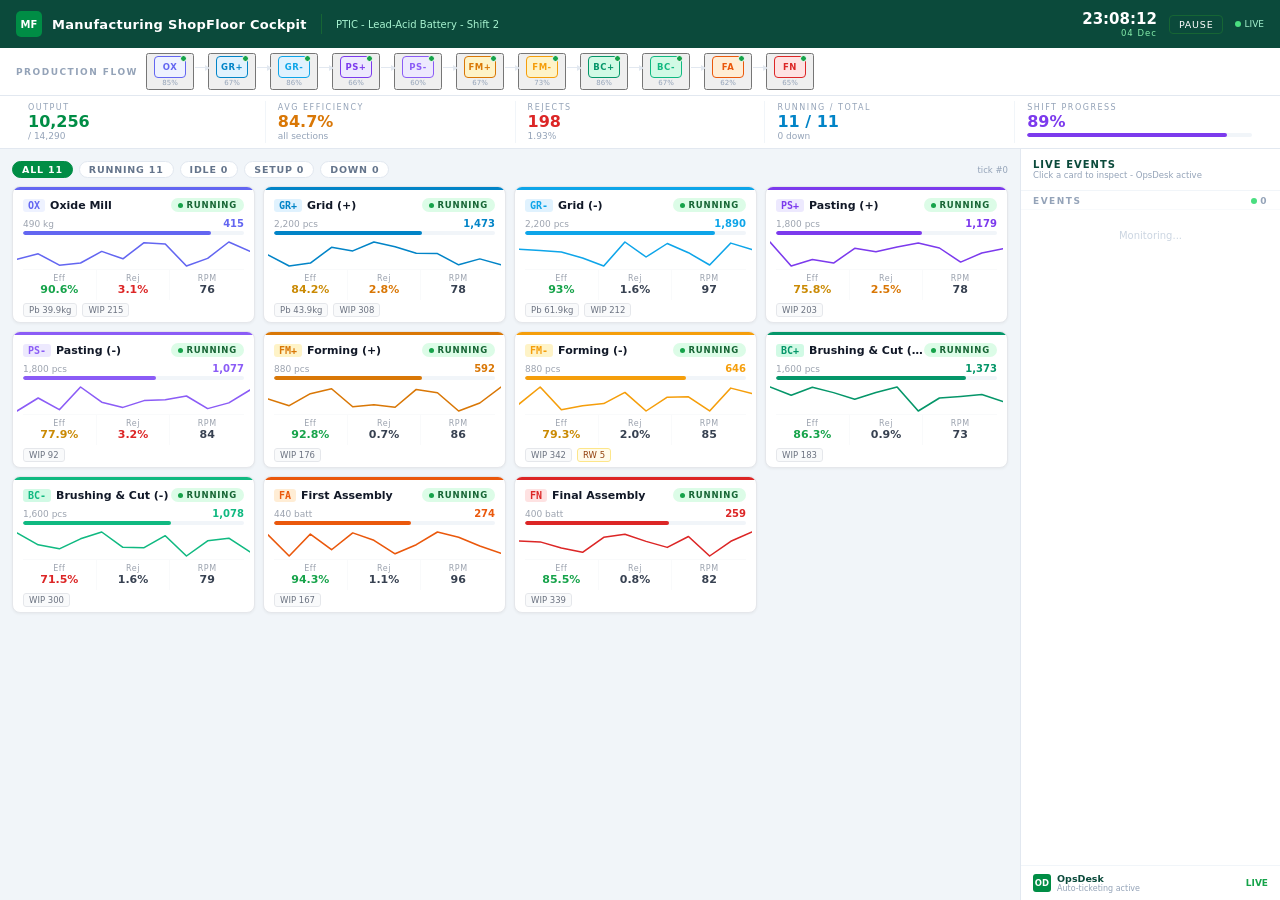
<file: index.html>
<!doctype html>
<html lang="en">
  <head>
    <meta charset="utf-8">
    <meta name="viewport" content="width=device-width, initial-scale=1">
    <title>Manufacturing ShopFloor Cockpit</title>
    <link rel="stylesheet" href="shop-floor-dashboard.css">
  </head>
  <body>
    <main id="app" class="app" aria-label="Manufacturing ShopFloor Cockpit"></main>
    <script src="shop-floor-dashboard.js" defer></script>
  </body>
</html>
</file>
<file: shop-floor-dashboard.css>
* {
  box-sizing: border-box;
}

html,
body {
  height: 100%;
}

body {
  margin: 0;
  background: #f1f5f9;
  color: #111827;
  font-family: "Segoe UI", system-ui, -apple-system, BlinkMacSystemFont, sans-serif;
  overflow: hidden;
}

button {
  font: inherit;
}

.app {
  display: flex;
  flex-direction: column;
  height: 100vh;
  overflow: hidden;
  background: #f1f5f9;
}

.topbar {
  align-items: center;
  background: #0b4a3b;
  display: flex;
  flex-shrink: 0;
  height: 48px;
  justify-content: space-between;
  padding: 0 16px;
}

.brand,
.top-actions,
.flow-inner,
.status-pill,
.card-title,
.section-filter-row,
.ops-footer,
.event-count,
.flow-node,
.flow-step,
.metric-row {
  align-items: center;
  display: flex;
}

.brand {
  gap: 10px;
  min-width: 0;
}

.logo,
.ops-logo {
  align-items: center;
  background: #008d45;
  color: #fff;
  display: flex;
  font-weight: 800;
  justify-content: center;
}

.logo {
  border-radius: 5px;
  font-size: 10px;
  height: 26px;
  width: 26px;
}

.brand-name {
  color: #fff;
  font-size: 13px;
  font-weight: 700;
  letter-spacing: 0.3px;
  white-space: nowrap;
}

.monitor-name {
  color: #86efac;
  font-size: 9.5px;
  letter-spacing: 1.5px;
}

.divider {
  background: #166534;
  height: 20px;
  margin: 0 4px;
  width: 1px;
}

.plant {
  color: #a7f3d0;
  font-size: 10px;
}

.top-actions {
  gap: 12px;
}

.clock {
  text-align: right;
}

.time {
  color: #fff;
  font-size: 15px;
  font-variant-numeric: tabular-nums;
  font-weight: 700;
}

.date {
  color: #86efac;
  font-size: 8.5px;
  letter-spacing: 1px;
}

.pause-btn {
  background: transparent;
  border: 1px solid #166534;
  border-radius: 4px;
  color: #fff;
  cursor: pointer;
  font-size: 9.5px;
  letter-spacing: 0.8px;
  padding: 3px 9px;
}

.live-state {
  align-items: center;
  color: #a7f3d0;
  display: flex;
  font-size: 9px;
  gap: 3px;
}

.dot {
  border-radius: 50%;
  display: inline-block;
  height: 6px;
  width: 6px;
}

.dot.live {
  background: #4ade80;
}

.dot.paused {
  background: #fcd34d;
}

.pulse {
  animation: pulse 1.5s infinite;
}

.flow-strip {
  background: #fff;
  border-bottom: 1px solid #e2e8f0;
  flex-shrink: 0;
  overflow-x: auto;
  padding: 5px 16px;
}

.flow-inner {
  gap: 0;
  min-width: max-content;
}

.flow-label {
  color: #94a3b8;
  flex-shrink: 0;
  font-size: 9px;
  font-weight: 700;
  letter-spacing: 1.5px;
  margin-right: 8px;
  white-space: nowrap;
}

.flow-node {
  flex-direction: column;
  gap: 1px;
}

.flow-box {
  align-items: center;
  border: 1.5px solid var(--section-color);
  border-radius: 4px;
  cursor: pointer;
  display: flex;
  height: 22px;
  justify-content: center;
  position: relative;
  transition: background 0.2s;
  width: 32px;
}

.flow-box span {
  color: var(--section-color);
  font-size: 8.5px;
  font-weight: 800;
  letter-spacing: 0.5px;
}

.flow-box.selected span {
  color: #fff;
}

.flow-status-dot {
  border: 1.5px solid #fff;
  border-radius: 50%;
  height: 7px;
  position: absolute;
  right: -2px;
  top: -2px;
  width: 7px;
}

.flow-percent {
  color: #94a3b8;
  font-size: 7px;
  font-variant-numeric: tabular-nums;
}

.flow-arrow {
  background: #e2e8f0;
  height: 1px;
  margin: 0 1px 8px;
  position: relative;
  width: 12px;
}

.flow-arrow::after {
  border-bottom: 3px solid transparent;
  border-left: 5px solid #e2e8f0;
  border-top: 3px solid transparent;
  content: "";
  position: absolute;
  right: -3px;
  top: -2.5px;
}

.kpi-bar {
  background: #fff;
  border-bottom: 1px solid #e2e8f0;
  display: flex;
  flex-shrink: 0;
  padding: 5px 16px;
}

.kpi {
  border-right: 1px solid #f1f5f9;
  flex: 1;
  min-width: 0;
  padding: 2px 12px;
}

.kpi:last-child {
  border-right: 0;
}

.kpi-label {
  color: #94a3b8;
  font-size: 8px;
  letter-spacing: 1.5px;
  text-transform: uppercase;
}

.kpi-value {
  color: var(--accent);
  font-size: 16px;
  font-variant-numeric: tabular-nums;
  font-weight: 800;
}

.kpi-sub {
  color: #94a3b8;
  font-size: 9px;
}

.bar {
  background: #f1f5f9;
  border-radius: 99px;
  height: 4px;
  margin-top: 2px;
  overflow: hidden;
}

.bar-fill {
  background: var(--accent);
  border-radius: inherit;
  height: 100%;
  transition: width 0.6s;
}

.main-area {
  display: flex;
  flex: 1;
  overflow: hidden;
}

.grid-area {
  flex: 1;
  overflow-y: auto;
  padding: 12px;
}

.section-filter-row {
  gap: 6px;
  margin-bottom: 8px;
}

.filter-btn {
  background: #fff;
  border: 1.5px solid #e2e8f0;
  border-radius: 20px;
  color: #64748b;
  cursor: pointer;
  font-size: 9.5px;
  font-weight: 600;
  letter-spacing: 0.8px;
  padding: 2px 9px;
}

.filter-btn.active {
  background: var(--filter-color);
  border-color: var(--filter-color);
  color: #fff;
}

.tick {
  color: #94a3b8;
  font-size: 8.5px;
  font-variant-numeric: tabular-nums;
  margin-left: auto;
}

.section-grid {
  display: grid;
  gap: 8px;
  grid-template-columns: repeat(auto-fill, minmax(200px, 1fr));
}

.section-card {
  background: #fff;
  border: 1.5px solid #e5e7eb;
  border-radius: 8px;
  box-shadow: 0 1px 3px rgba(0, 0, 0, 0.05);
  cursor: pointer;
  overflow: hidden;
  transition: box-shadow 0.2s, border-color 0.2s;
}

.section-card.selected {
  border-color: #008d45;
  box-shadow: 0 0 0 2px rgba(0, 141, 69, 0.14);
}

.card-stripe {
  background: var(--section-color);
  height: 3px;
}

.card-head {
  align-items: center;
  display: flex;
  justify-content: space-between;
  padding: 8px 10px 4px;
}

.card-title {
  gap: 5px;
  min-width: 0;
}

.code-badge {
  background: var(--section-bg);
  border-radius: 3px;
  color: var(--section-color);
  flex-shrink: 0;
  font-family: ui-monospace, SFMono-Regular, Menlo, Consolas, monospace;
  font-size: 10px;
  font-weight: 700;
  padding: 1px 5px;
}

.section-name {
  color: #111827;
  font-size: 11px;
  font-weight: 700;
  overflow: hidden;
  text-overflow: ellipsis;
  white-space: nowrap;
}

.status-pill {
  background: var(--status-bg);
  border-radius: 20px;
  flex-shrink: 0;
  gap: 3px;
  padding: 2px 7px;
}

.status-pill .small-dot {
  background: var(--status-dot);
  border-radius: 50%;
  height: 5px;
  width: 5px;
}

.status-text {
  color: var(--status-text);
  font-size: 8.5px;
  font-weight: 700;
  letter-spacing: 0.8px;
}

.production {
  padding: 2px 10px 4px;
}

.metric-row {
  justify-content: space-between;
  margin-bottom: 2px;
}

.planned {
  color: #9ca3af;
  font-size: 9px;
}

.actual {
  color: var(--section-color);
  font-size: 10px;
  font-weight: 700;
}

.sparkline-wrap {
  height: 30px;
  padding: 0 4px;
}

.sparkline-wrap.large {
  height: 50px;
  margin-top: 6px;
  padding: 0;
}

.sparkline {
  display: block;
  height: 100%;
  width: 100%;
}

.card-metrics {
  border-top: 1px solid #f9fafb;
  display: grid;
  grid-template-columns: 1fr 1fr 1fr;
  margin: 0 10px;
}

.card-metric {
  border-right: 1px solid #f9fafb;
  padding: 4px 2px;
  text-align: center;
}

.card-metric:last-child {
  border-right: 0;
}

.card-metric-label {
  color: #9ca3af;
  font-size: 8px;
  letter-spacing: 0.5px;
}

.card-metric-value {
  color: var(--metric-color);
  font-size: 11px;
  font-weight: 700;
}

.tag-row {
  display: flex;
  flex-wrap: wrap;
  gap: 5px;
  padding: 3px 10px 5px;
}

.tag {
  background: #f9fafb;
  border: 1px solid #e5e7eb;
  border-radius: 3px;
  color: #6b7280;
  font-size: 8.5px;
  padding: 1px 5px;
}

.tag.warn {
  background: #fffbeb;
  border-color: #fde68a;
  color: #92400e;
}

.tag.danger {
  background: #fef2f2;
  border-color: #fecaca;
  color: #7f1d1d;
}

.alert {
  background: var(--alert-bg);
  border: 1px solid var(--alert-border);
  border-radius: 5px;
  color: var(--alert-text);
  font-size: 8.5px;
  margin: 0 6px 6px;
  padding: 3px 7px;
}

.right-panel {
  background: #fff;
  border-left: 1px solid #e2e8f0;
  display: flex;
  flex-direction: column;
  flex-shrink: 0;
  overflow: hidden;
  width: 260px;
}

.panel-header,
.detail-panel {
  border-bottom: 1px solid #f1f5f9;
  flex-shrink: 0;
  padding: 10px 12px;
}

.panel-title {
  color: #0b4a3b;
  font-size: 10px;
  font-weight: 700;
  letter-spacing: 1px;
}

.panel-subtitle {
  color: #94a3b8;
  font-size: 8.5px;
}

.detail-head {
  align-items: center;
  display: flex;
  justify-content: space-between;
  margin-bottom: 6px;
}

.detail-title {
  color: var(--section-color);
  font-size: 12px;
  font-weight: 700;
}

.close-btn {
  background: none;
  border: 0;
  color: #9ca3af;
  cursor: pointer;
  font-size: 12px;
}

.detail-grid {
  display: grid;
  gap: 5px;
  grid-template-columns: 1fr 1fr;
}

.detail-item {
  background: #f9fafb;
  border-radius: 6px;
  padding: 5px 8px;
}

.detail-label {
  color: #9ca3af;
  font-size: 8px;
}

.detail-value {
  color: #111827;
  font-size: 11px;
  font-weight: 700;
}

.events-head {
  align-items: center;
  border-bottom: 1px solid #f8fafc;
  color: #94a3b8;
  display: flex;
  font-size: 9px;
  font-weight: 700;
  justify-content: space-between;
  letter-spacing: 1.5px;
  padding: 5px 12px 3px;
}

.event-count {
  gap: 3px;
}

.events-list {
  flex: 1;
  overflow-y: auto;
}

.empty-events {
  color: #cbd5e1;
  font-size: 10px;
  padding: 20px;
  text-align: center;
}

.event {
  animation: slideIn 0.25s ease;
  border-bottom: 1px solid #f8fafc;
  border-left: 3px solid var(--event-color);
  padding: 6px 12px;
}

.event-top {
  display: flex;
  justify-content: space-between;
  margin-bottom: 1px;
}

.event-code {
  color: var(--section-color);
  font-family: ui-monospace, SFMono-Regular, Menlo, Consolas, monospace;
  font-size: 9px;
  font-weight: 700;
}

.event-time {
  color: #9ca3af;
  font-size: 8.5px;
  font-variant-numeric: tabular-nums;
}

.event-msg {
  color: #374151;
  font-size: 9.5px;
  line-height: 1.3;
}

.ops-footer {
  border-top: 1px solid #f1f5f9;
  flex-shrink: 0;
  gap: 6px;
  padding: 7px 12px;
}

.ops-logo {
  border-radius: 3px;
  font-size: 8.5px;
  height: 18px;
  width: 18px;
}

.ops-title {
  color: #0b4a3b;
  font-size: 9.5px;
  font-weight: 700;
}

.ops-sub {
  color: #94a3b8;
  font-size: 8px;
}

.ops-live {
  color: #16a34a;
  font-size: 9px;
  font-weight: 700;
  margin-left: auto;
}

::-webkit-scrollbar {
  height: 4px;
  width: 4px;
}

::-webkit-scrollbar-thumb {
  background: #cbd5e1;
  border-radius: 99px;
}

@keyframes pulse {
  0%,
  100% {
    opacity: 1;
  }

  50% {
    opacity: 0.35;
  }
}

@keyframes slideIn {
  from {
    opacity: 0;
    transform: translateX(8px);
  }

  to {
    opacity: 1;
    transform: none;
  }
}

@media (max-width: 760px) {
  body {
    overflow: auto;
  }

  .app {
    height: auto;
    min-height: 100vh;
    overflow: visible;
  }

  .topbar {
    align-items: flex-start;
    gap: 8px;
    height: auto;
    padding: 10px 12px;
  }

  .brand {
    flex-wrap: wrap;
  }

  .divider,
  .monitor-name {
    display: none;
  }

  .top-actions {
    gap: 8px;
  }

  .kpi-bar {
    display: grid;
    grid-template-columns: repeat(2, minmax(0, 1fr));
    padding: 8px 12px;
  }

  .kpi {
    border-bottom: 1px solid #f1f5f9;
  }

  .main-area {
    display: block;
    overflow: visible;
  }

  .grid-area {
    overflow: visible;
  }

  .right-panel {
    border-left: 0;
    border-top: 1px solid #e2e8f0;
    min-height: 340px;
    width: 100%;
  }
}
</file>
